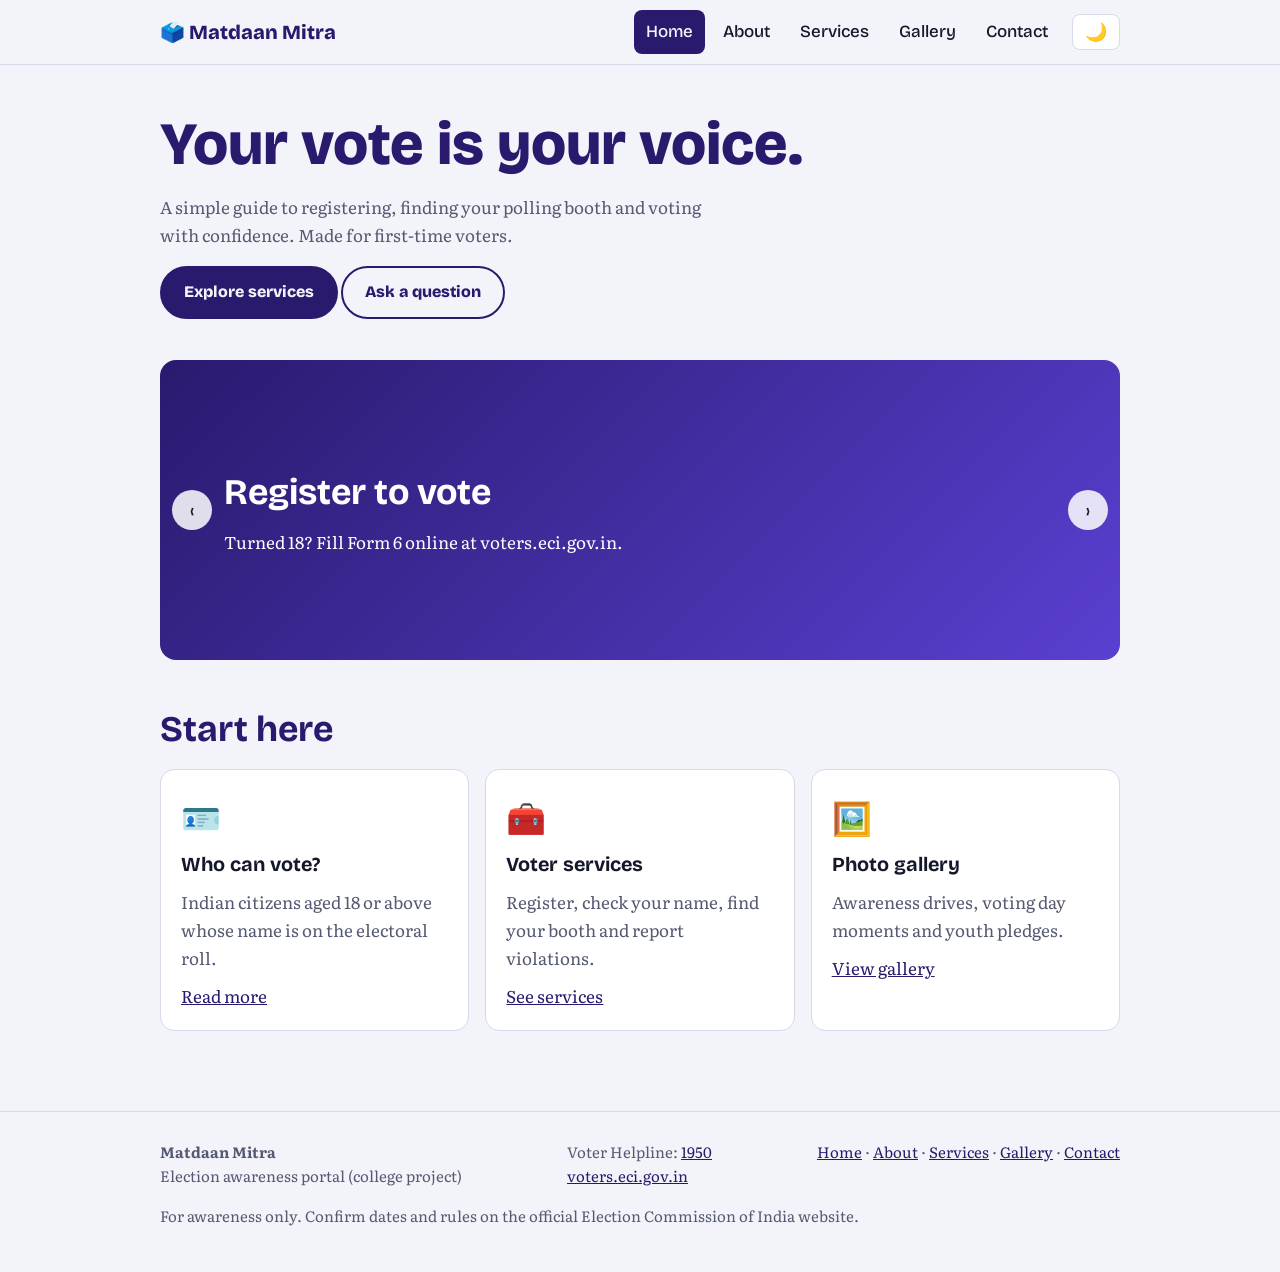
<file: election-portal/election-portal/index.html>
<!DOCTYPE html>
<html lang="en">
<head>
<meta charset="utf-8">
<meta name="viewport" content="width=device-width, initial-scale=1">
<title>Home | Matdaan Mitra Election Awareness Portal</title>
<meta name="description" content="Learn how to register, find your booth and vote in Indian elections.">
<link rel="stylesheet" href="css/style.css">
</head>
<body>
<div id="site-header"></div>

<main class="wrap">
  <section class="hero">
    <h1>Your vote is your voice.</h1>
    <p class="lead">A simple guide to registering, finding your polling booth and voting with confidence. Made for first-time voters.</p>
    <p><a class="btn" href="services.html">Explore services</a> <a class="btn alt" href="contact.html">Ask a question</a></p>
  </section>

  <!-- Image slider: each .slide is one slide. Replace the gradient with an <img> if you have photos -->
  <div class="slider" aria-label="Voting highlights">
    <div class="slide s1 active"><h3>Register to vote</h3><p>Turned 18? Fill Form 6 online at voters.eci.gov.in.</p></div>
    <div class="slide s2"><h3>Know your booth</h3><p>Find your polling station and carry a valid photo ID.</p></div>
    <div class="slide s3"><h3>Vote without fear</h3><p>Your vote is secret, and NOTA is your right.</p></div>
    <button class="arrow" id="prev" aria-label="Previous slide">‹</button>
    <button class="arrow" id="next" aria-label="Next slide">›</button>
  </div>

  <section>
    <h2>Start here</h2>
    <div class="grid">
      <div class="card"><div class="icon">🪪</div><h3>Who can vote?</h3><p>Indian citizens aged 18 or above whose name is on the electoral roll.</p><a href="about.html">Read more</a></div>
      <div class="card"><div class="icon">🧰</div><h3>Voter services</h3><p>Register, check your name, find your booth and report violations.</p><a href="services.html">See services</a></div>
      <div class="card"><div class="icon">🖼️</div><h3>Photo gallery</h3><p>Awareness drives, voting day moments and youth pledges.</p><a href="gallery.html">View gallery</a></div>
    </div>
  </section>
</main>

<div id="site-footer"></div>
<script src="js/script.js"></script>
</body>
</html>
</file>
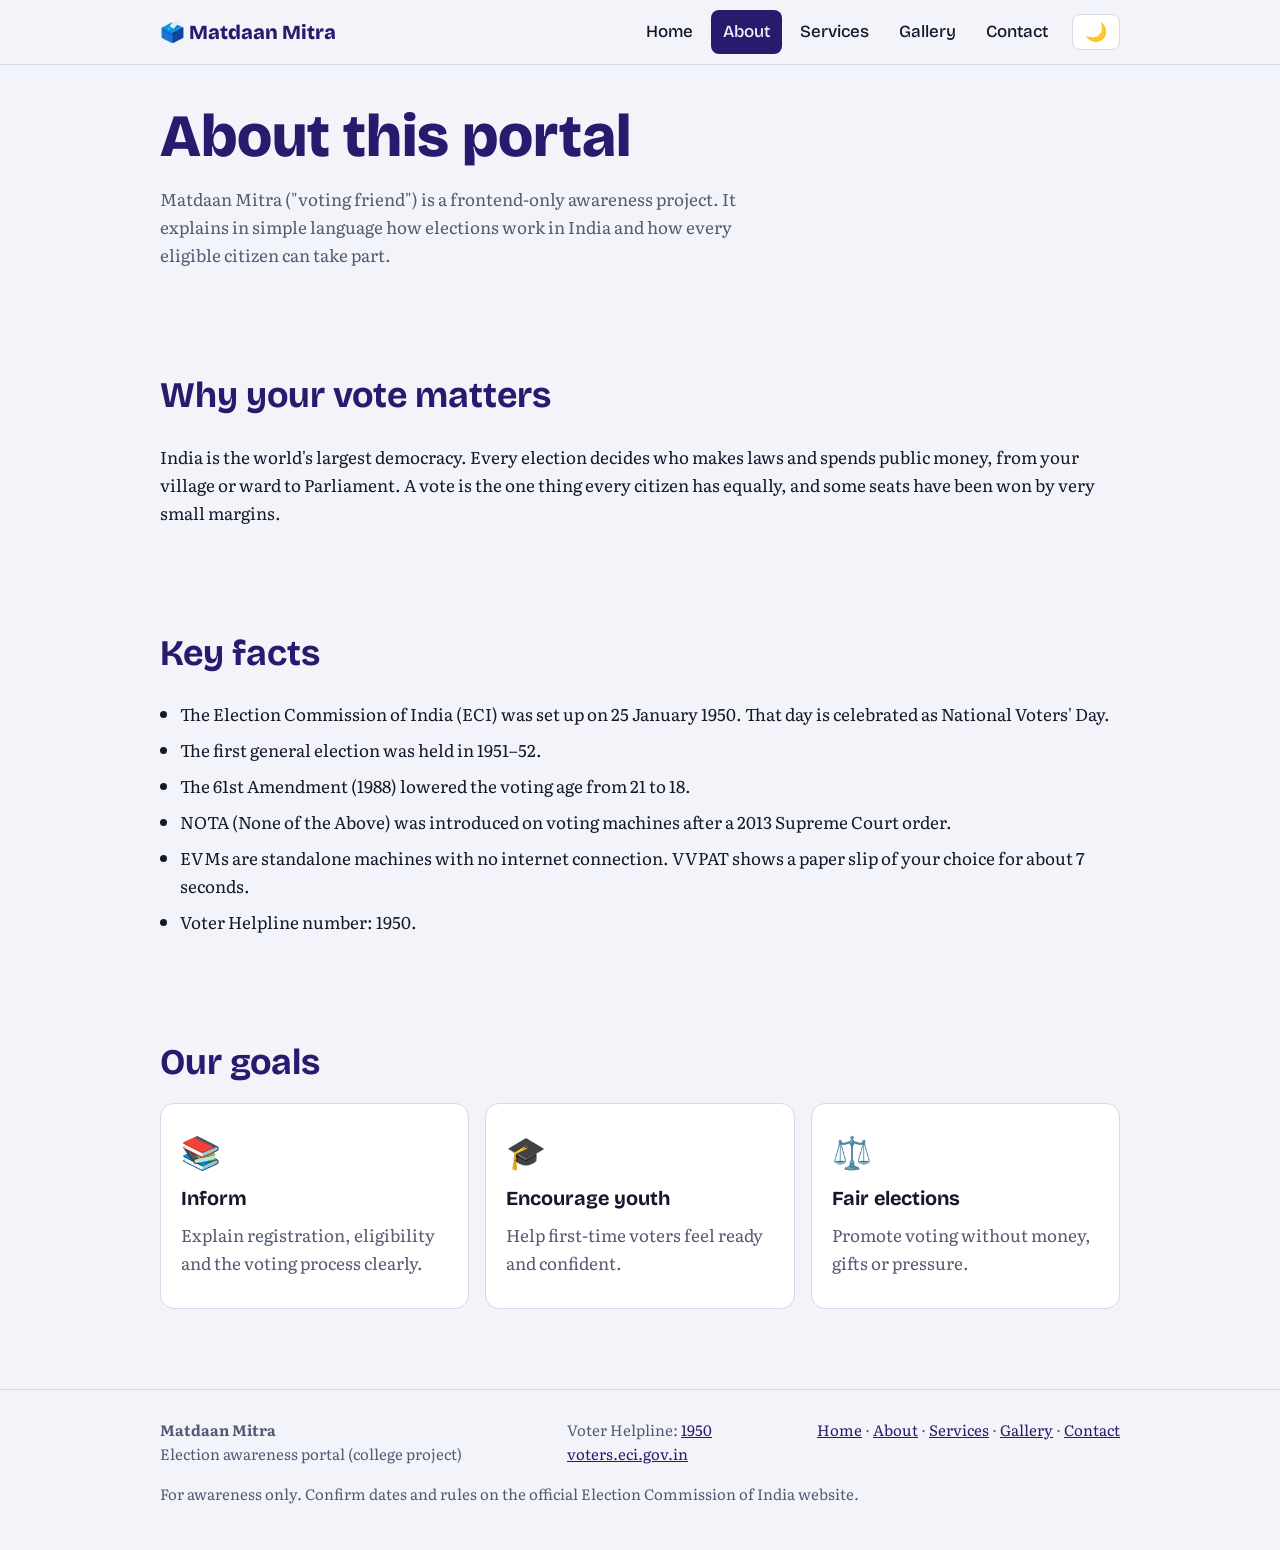
<file: election-portal/election-portal/about.html>
<!DOCTYPE html>
<html lang="en">
<head>
<meta charset="utf-8">
<meta name="viewport" content="width=device-width, initial-scale=1">
<title>About | Matdaan Mitra Election Awareness Portal</title>
<link rel="stylesheet" href="css/style.css">
</head>
<body>
<div id="site-header"></div>

<main class="wrap">
  <section>
    <h1>About this portal</h1>
    <p class="lead">Matdaan Mitra ("voting friend") is a frontend-only awareness project. It explains in simple language how elections work in India and how every eligible citizen can take part.</p>
  </section>

  <section>
    <h2>Why your vote matters</h2>
    <p>India is the world's largest democracy. Every election decides who makes laws and spends public money, from your village or ward to Parliament. A vote is the one thing every citizen has equally, and some seats have been won by very small margins.</p>
  </section>

  <section>
    <h2>Key facts</h2>
    <ul class="facts">
      <li>The Election Commission of India (ECI) was set up on 25 January 1950. That day is celebrated as National Voters' Day.</li>
      <li>The first general election was held in 1951–52.</li>
      <li>The 61st Amendment (1988) lowered the voting age from 21 to 18.</li>
      <li>NOTA (None of the Above) was introduced on voting machines after a 2013 Supreme Court order.</li>
      <li>EVMs are standalone machines with no internet connection. VVPAT shows a paper slip of your choice for about 7 seconds.</li>
      <li>Voter Helpline number: 1950.</li>
    </ul>
  </section>

  <section>
    <h2>Our goals</h2>
    <div class="grid">
      <div class="card"><div class="icon">📚</div><h3>Inform</h3><p>Explain registration, eligibility and the voting process clearly.</p></div>
      <div class="card"><div class="icon">🎓</div><h3>Encourage youth</h3><p>Help first-time voters feel ready and confident.</p></div>
      <div class="card"><div class="icon">⚖️</div><h3>Fair elections</h3><p>Promote voting without money, gifts or pressure.</p></div>
    </div>
  </section>
</main>

<div id="site-footer"></div>
<script src="js/script.js"></script>
</body>
</html>
</file>
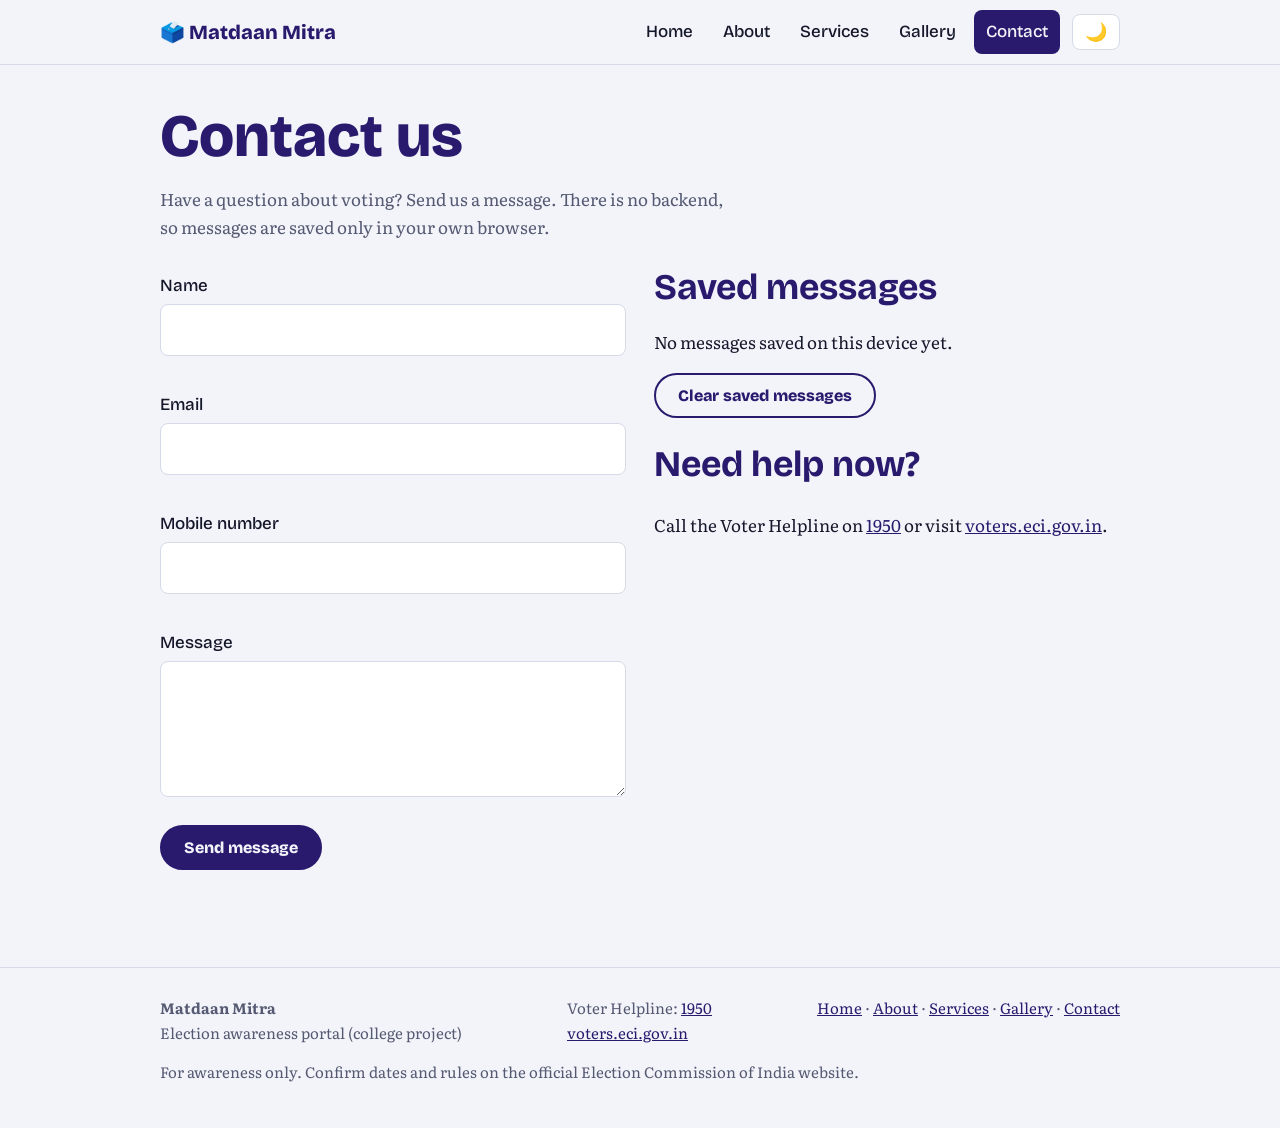
<file: election-portal/election-portal/contact.html>
<!DOCTYPE html>
<html lang="en">
<head>
<meta charset="utf-8">
<meta name="viewport" content="width=device-width, initial-scale=1">
<title>Contact | Matdaan Mitra Election Awareness Portal</title>
<link rel="stylesheet" href="css/style.css">
</head>
<body>
<div id="site-header"></div>

<main class="wrap">
  <section>
    <h1>Contact us</h1>
    <p class="lead">Have a question about voting? Send us a message. There is no backend, so messages are saved only in your own browser.</p>
    <div class="cols">
      <!-- novalidate lets our JavaScript show the error messages instead of the browser -->
      <form id="contactForm" novalidate>
        <label for="name">Name</label>
        <input id="name" name="name" type="text" autocomplete="name">
        <p class="err" id="nameErr"></p>

        <label for="email">Email</label>
        <input id="email" name="email" type="email" autocomplete="email">
        <p class="err" id="emailErr"></p>

        <label for="phone">Mobile number</label>
        <input id="phone" name="phone" type="tel" inputmode="numeric" maxlength="10" autocomplete="tel">
        <p class="err" id="phoneErr"></p>

        <label for="message">Message</label>
        <textarea id="message" name="message" rows="4"></textarea>
        <p class="err" id="messageErr"></p>

        <button class="btn" type="submit">Send message</button>
        <p id="formStatus" role="status" aria-live="polite"></p>
      </form>

      <div>
        <h2>Saved messages</h2>
        <div id="msgList"></div>
        <p><button class="btn alt" id="clearMsgs" type="button">Clear saved messages</button></p>
        <h2>Need help now?</h2>
        <p>Call the Voter Helpline on <a href="tel:1950">1950</a> or visit <a href="https://voters.eci.gov.in" target="_blank" rel="noopener">voters.eci.gov.in</a>.</p>
      </div>
    </div>
  </section>
</main>

<div id="site-footer"></div>
<script src="js/script.js"></script>
</body>
</html>
</file>
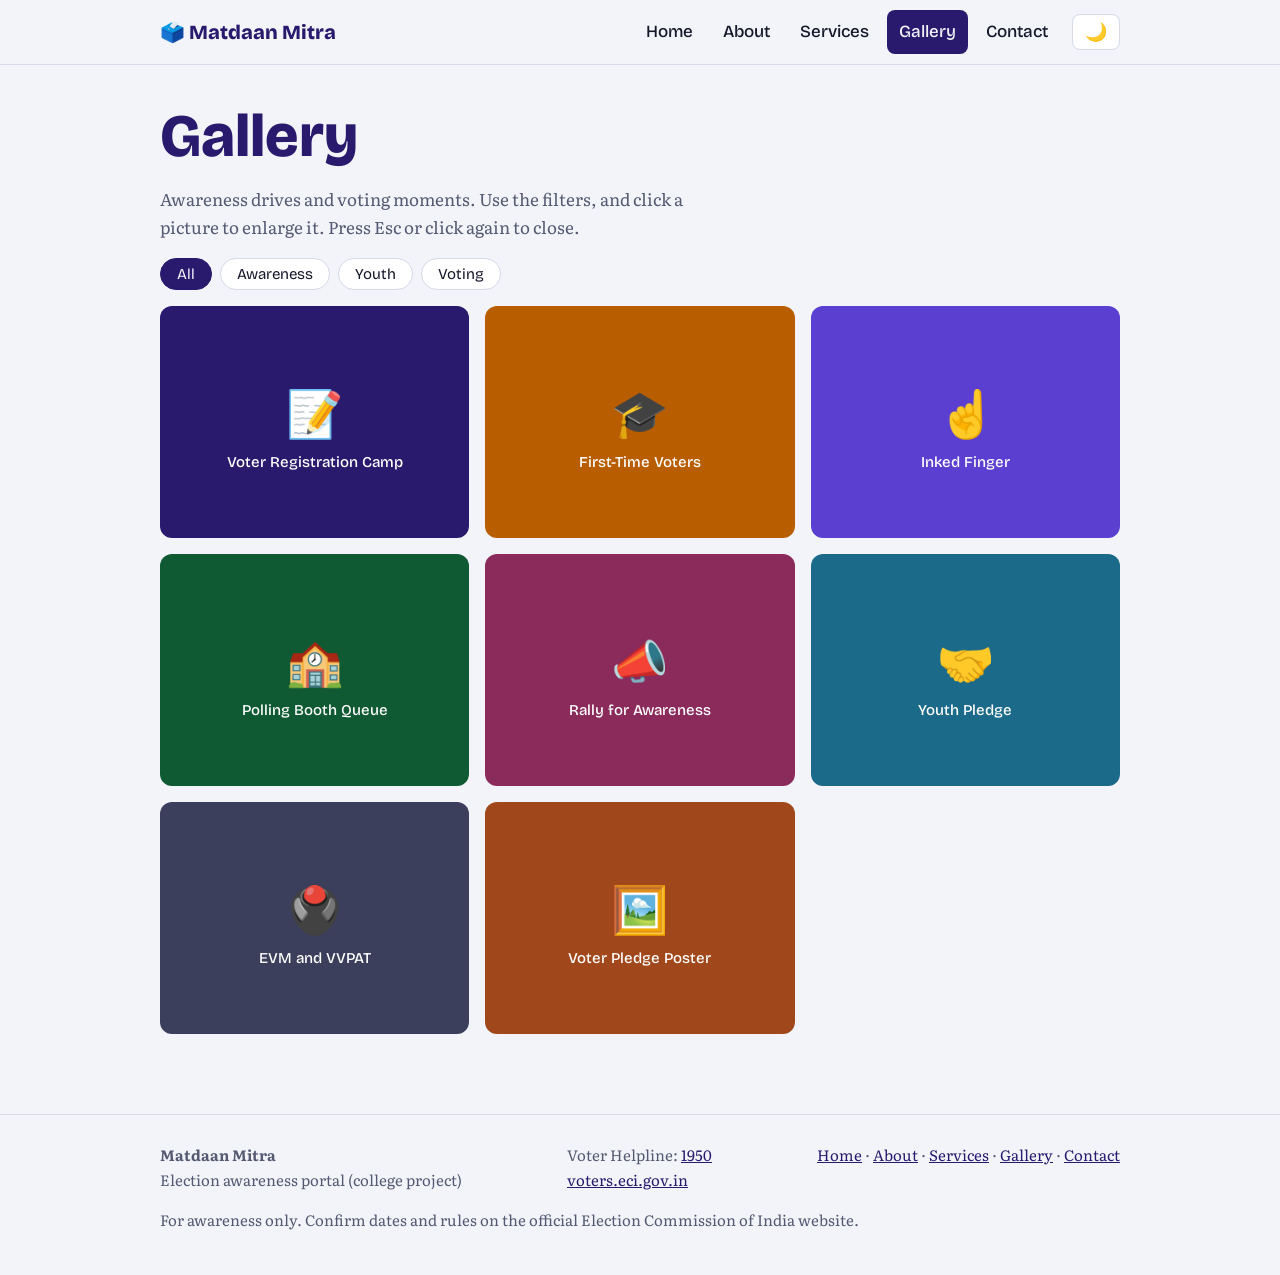
<file: election-portal/election-portal/gallery.html>
<!DOCTYPE html>
<html lang="en">
<head>
<meta charset="utf-8">
<meta name="viewport" content="width=device-width, initial-scale=1">
<title>Gallery | Matdaan Mitra Election Awareness Portal</title>
<link rel="stylesheet" href="css/style.css">
</head>
<body>
<div id="site-header"></div>

<main class="wrap">
  <section>
    <h1>Gallery</h1>
    <p class="lead">Awareness drives and voting moments. Use the filters, and click a picture to enlarge it. Press Esc or click again to close.</p>
    <div id="galleryFilters" class="filters" aria-label="Filter gallery"></div>
    <!-- Tiles are created by JavaScript from the "photos" array in js/script.js -->
    <div id="galleryGrid" class="grid"></div>
  </section>
</main>

<div id="lightbox" aria-label="Enlarged picture"></div>
<div id="site-footer"></div>
<script src="js/script.js"></script>
</body>
</html>
</file>
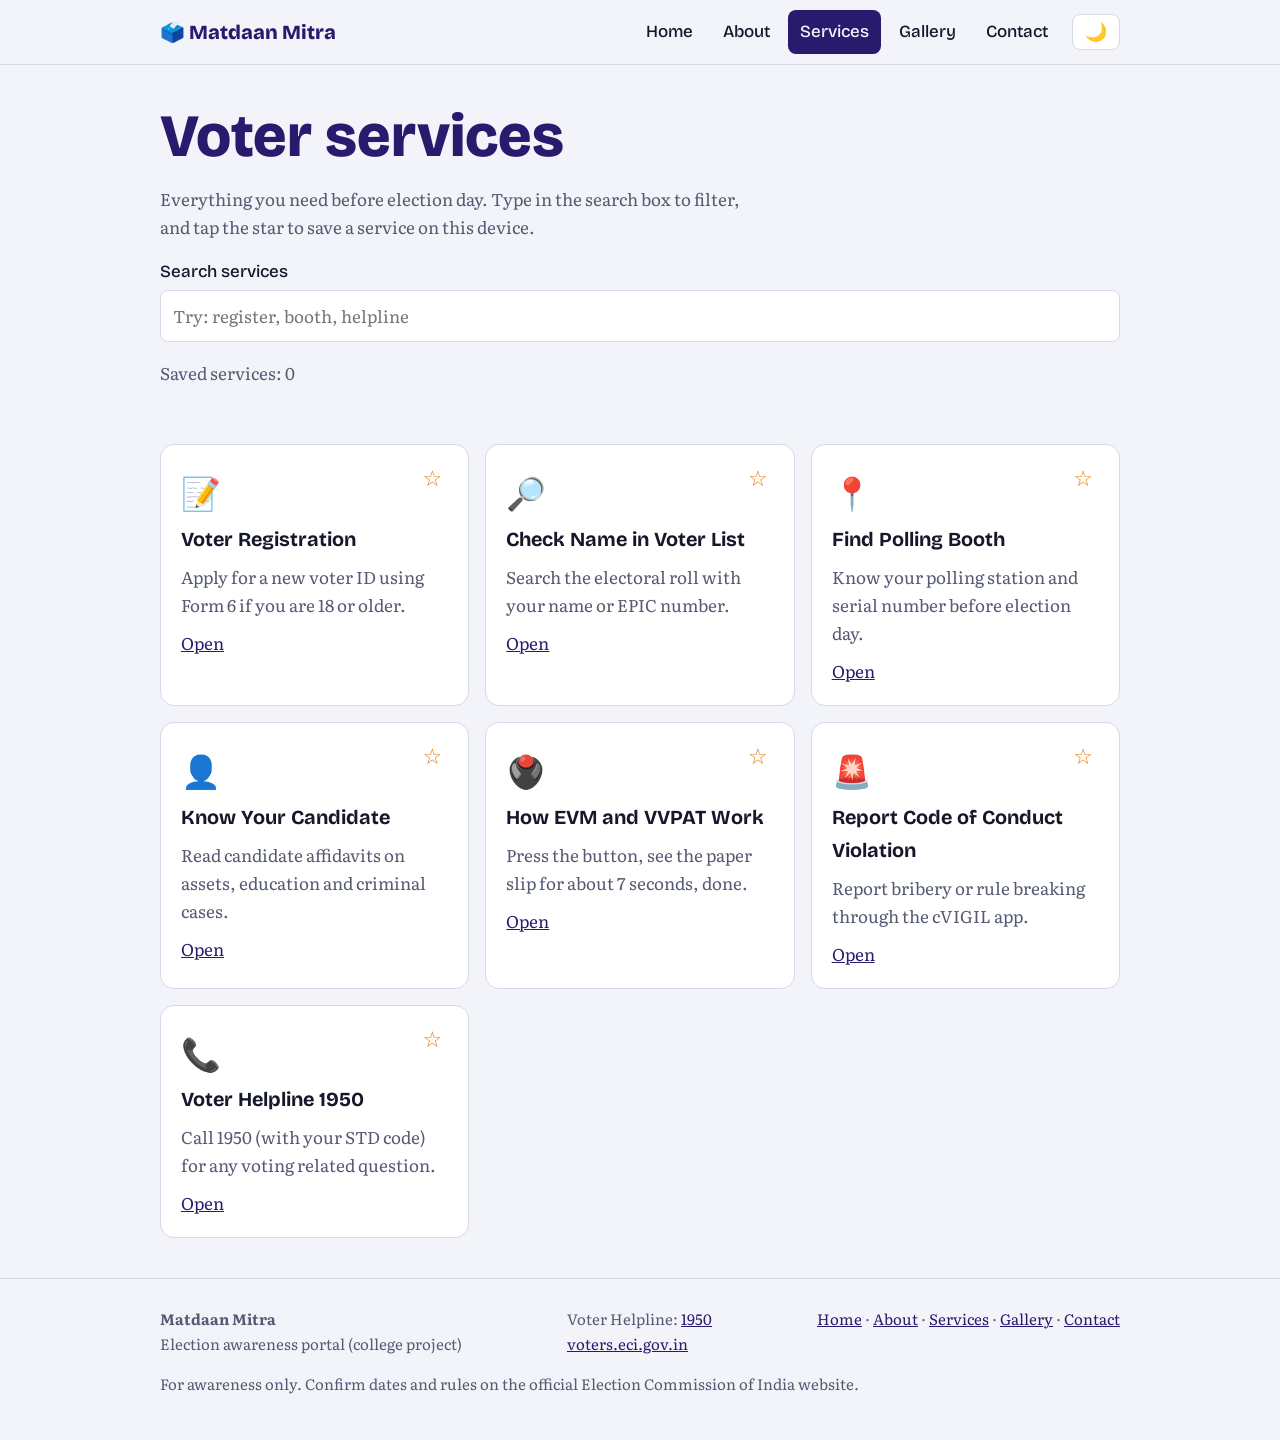
<file: election-portal/election-portal/services.html>
<!DOCTYPE html>
<html lang="en">
<head>
<meta charset="utf-8">
<meta name="viewport" content="width=device-width, initial-scale=1">
<title>Services | Matdaan Mitra Election Awareness Portal</title>
<link rel="stylesheet" href="css/style.css">
</head>
<body>
<div id="site-header"></div>

<main class="wrap">
  <section>
    <h1>Voter services</h1>
    <p class="lead">Everything you need before election day. Type in the search box to filter, and tap the star to save a service on this device.</p>
    <label for="search">Search services</label>
    <input id="search" type="search" placeholder="Try: register, booth, helpline">
    <p id="favCount" class="lead" aria-live="polite"></p>
  </section>

  <!-- Cards are created by JavaScript from the "services" array in js/script.js -->
  <div id="serviceGrid" class="grid"></div>
</main>

<div id="site-footer"></div>
<script src="js/script.js"></script>
</body>
</html>
</file>
<file: election-portal/election-portal/css/style.css>
/* ===== 1. FONTS + COLOUR VARIABLES ===== */
@import url('https://fonts.googleapis.com/css2?family=Bricolage+Grotesque:wght@500;800&family=Literata:wght@400;600&display=swap');
:root{--bg:#f2f4fa;--card:#fff;--ink:#2a1a6e;--tx:#15172a;--mut:#555a72;--sf:#e87f12;--gr:#1b7a49;--line:#d5d9e8;--bad:#b3261e}
/* Dark theme: JavaScript sets data-theme="dark" on <html> */
[data-theme="dark"]{--bg:#12142a;--card:#1b1e3a;--ink:#b9acff;--tx:#eceefb;--mut:#a3a8c8;--sf:#ffa43a;--gr:#58c98a;--line:#33375e;--bad:#ff8a80}

/* ===== 2. BASE ===== */
*{box-sizing:border-box}
body{margin:0;background:var(--bg);color:var(--tx);font:17px/1.65 Literata,Georgia,serif}
h1,h2,h3,nav,button,.btn,label{font-family:"Bricolage Grotesque",system-ui,sans-serif}
a{color:var(--ink)}
img{max-width:100%}
:focus-visible{outline:3px solid var(--sf);outline-offset:2px}
.wrap{max-width:1000px;margin:0 auto;padding:0 20px}
section{padding:40px 0}
h1{font-size:clamp(36px,6vw,60px);line-height:1.05;margin:0 0 14px;color:var(--ink);font-weight:800}
h2{font-size:clamp(26px,4vw,36px);margin:0 0 10px;color:var(--ink)}
.lead{color:var(--mut);max-width:58ch}
.btn{display:inline-block;background:var(--ink);color:var(--bg);padding:11px 22px;border-radius:999px;text-decoration:none;font-weight:800;border:2px solid var(--ink);font-size:16px;cursor:pointer}
.btn.alt{background:transparent;color:var(--ink)}

/* ===== 3. NAVBAR (responsive) ===== */
header.site{position:sticky;top:0;background:var(--bg);border-bottom:1px solid var(--line);z-index:10}
.nav{display:flex;align-items:center;gap:12px;padding-top:10px;padding-bottom:10px;flex-wrap:wrap}
.brand{font:800 20px "Bricolage Grotesque",sans-serif;text-decoration:none;color:var(--ink);margin-right:auto}
#menu{display:flex;gap:6px;list-style:none;margin:0;padding:0}
#menu a{display:block;padding:8px 12px;border-radius:8px;text-decoration:none;color:var(--tx);font-weight:500}
#menu a.active,#menu a:hover{background:var(--ink);color:var(--bg)}
#menuBtn,#themeBtn{background:var(--card);border:1px solid var(--line);color:var(--tx);border-radius:8px;padding:6px 12px;font-size:18px;cursor:pointer}
#menuBtn{display:none}
@media(max-width:720px){
  #menuBtn{display:block}
  #menu{display:none;flex-direction:column;width:100%;order:5}
  #menu.open{display:flex}   /* JS adds .open when hamburger is clicked */
}

/* ===== 4. HOME: HERO + SLIDER ===== */
.hero{padding:48px 0 24px}
.slider{position:relative;height:300px;border-radius:16px;overflow:hidden}
.slide{position:absolute;inset:0;display:flex;flex-direction:column;justify-content:center;padding:32px 64px;color:#fff;opacity:0;transition:opacity .6s}
.slide.active{opacity:1}
.slide h3{font-size:clamp(24px,4vw,36px);margin:0 0 6px}
.slide p{margin:0;max-width:44ch}
.s1{background:linear-gradient(135deg,#2a1a6e,#5b3fd1)}
.s2{background:linear-gradient(135deg,#b85e00,#e87f12)}
.s3{background:linear-gradient(135deg,#0f5a33,#1b7a49)}
.arrow{position:absolute;top:50%;transform:translateY(-50%);background:rgba(255,255,255,.85);color:#15172a;border:0;width:40px;height:40px;border-radius:50%;font-size:20px;cursor:pointer;z-index:2}
#prev{left:12px}#next{right:12px}

/* ===== 5. CARDS + GRID ===== */
.grid{display:grid;grid-template-columns:repeat(auto-fit,minmax(250px,1fr));gap:16px}
.card{background:var(--card);border:1px solid var(--line);border-radius:14px;padding:20px}
.card h3{margin:6px 0}
.card p{margin:0 0 10px;color:var(--mut)}
.icon{font-size:32px}
.fav{float:right;background:none;border:0;font-size:22px;cursor:pointer;color:var(--sf)}
.facts{padding-left:20px}.facts li{margin-bottom:8px}

/* ===== 6. SEARCH, FILTERS, FORMS ===== */
input,textarea{font:inherit;width:100%;padding:11px 12px;border-radius:8px;border:1px solid var(--line);background:var(--card);color:var(--tx)}
label{display:block;font-weight:500;margin:14px 0 4px}
.err{color:var(--bad);font-size:14px;min-height:1.2em;margin:4px 0 0}
input.bad,textarea.bad{border-color:var(--bad)}
.ok{color:var(--gr);font-weight:600}
.filters{display:flex;gap:8px;flex-wrap:wrap;margin-bottom:16px}
.filters button{background:var(--card);color:var(--tx);border:1px solid var(--line);border-radius:999px;padding:6px 16px;cursor:pointer;font-size:15px}
.filters button.on{background:var(--ink);color:var(--bg);border-color:var(--ink)}
.cols{display:grid;grid-template-columns:1fr 1fr;gap:28px}
@media(max-width:720px){.cols{grid-template-columns:1fr}}
.msg{border-left:4px solid var(--sf);padding:6px 12px;margin-bottom:10px;background:var(--card);border-radius:0 8px 8px 0}
.msg small{color:var(--mut)}

/* ===== 7. GALLERY + LIGHTBOX ===== */
.tile{aspect-ratio:4/3;border-radius:12px;display:flex;flex-direction:column;align-items:center;justify-content:center;color:#fff;cursor:pointer;font-size:46px;text-align:center;padding:10px;overflow:hidden}
.tile span{font:500 15px "Bricolage Grotesque",sans-serif;margin-top:4px}
.tile img{width:100%;height:100%;object-fit:cover}
#lightbox{display:none;position:fixed;inset:0;background:rgba(0,0,0,.8);align-items:center;justify-content:center;z-index:50;padding:20px}
#lightbox.show{display:flex}
#lightbox .tile{width:min(90vw,520px);cursor:default;font-size:90px}

/* ===== 8. FOOTER ===== */
footer.site{border-top:1px solid var(--line);margin-top:40px;padding:28px 0;color:var(--mut);font-size:15px}
footer.site .row{display:flex;gap:24px;flex-wrap:wrap;justify-content:space-between}
footer.site a{color:var(--ink)}
@media(prefers-reduced-motion:reduce){.slide{transition:none}}
</file>
